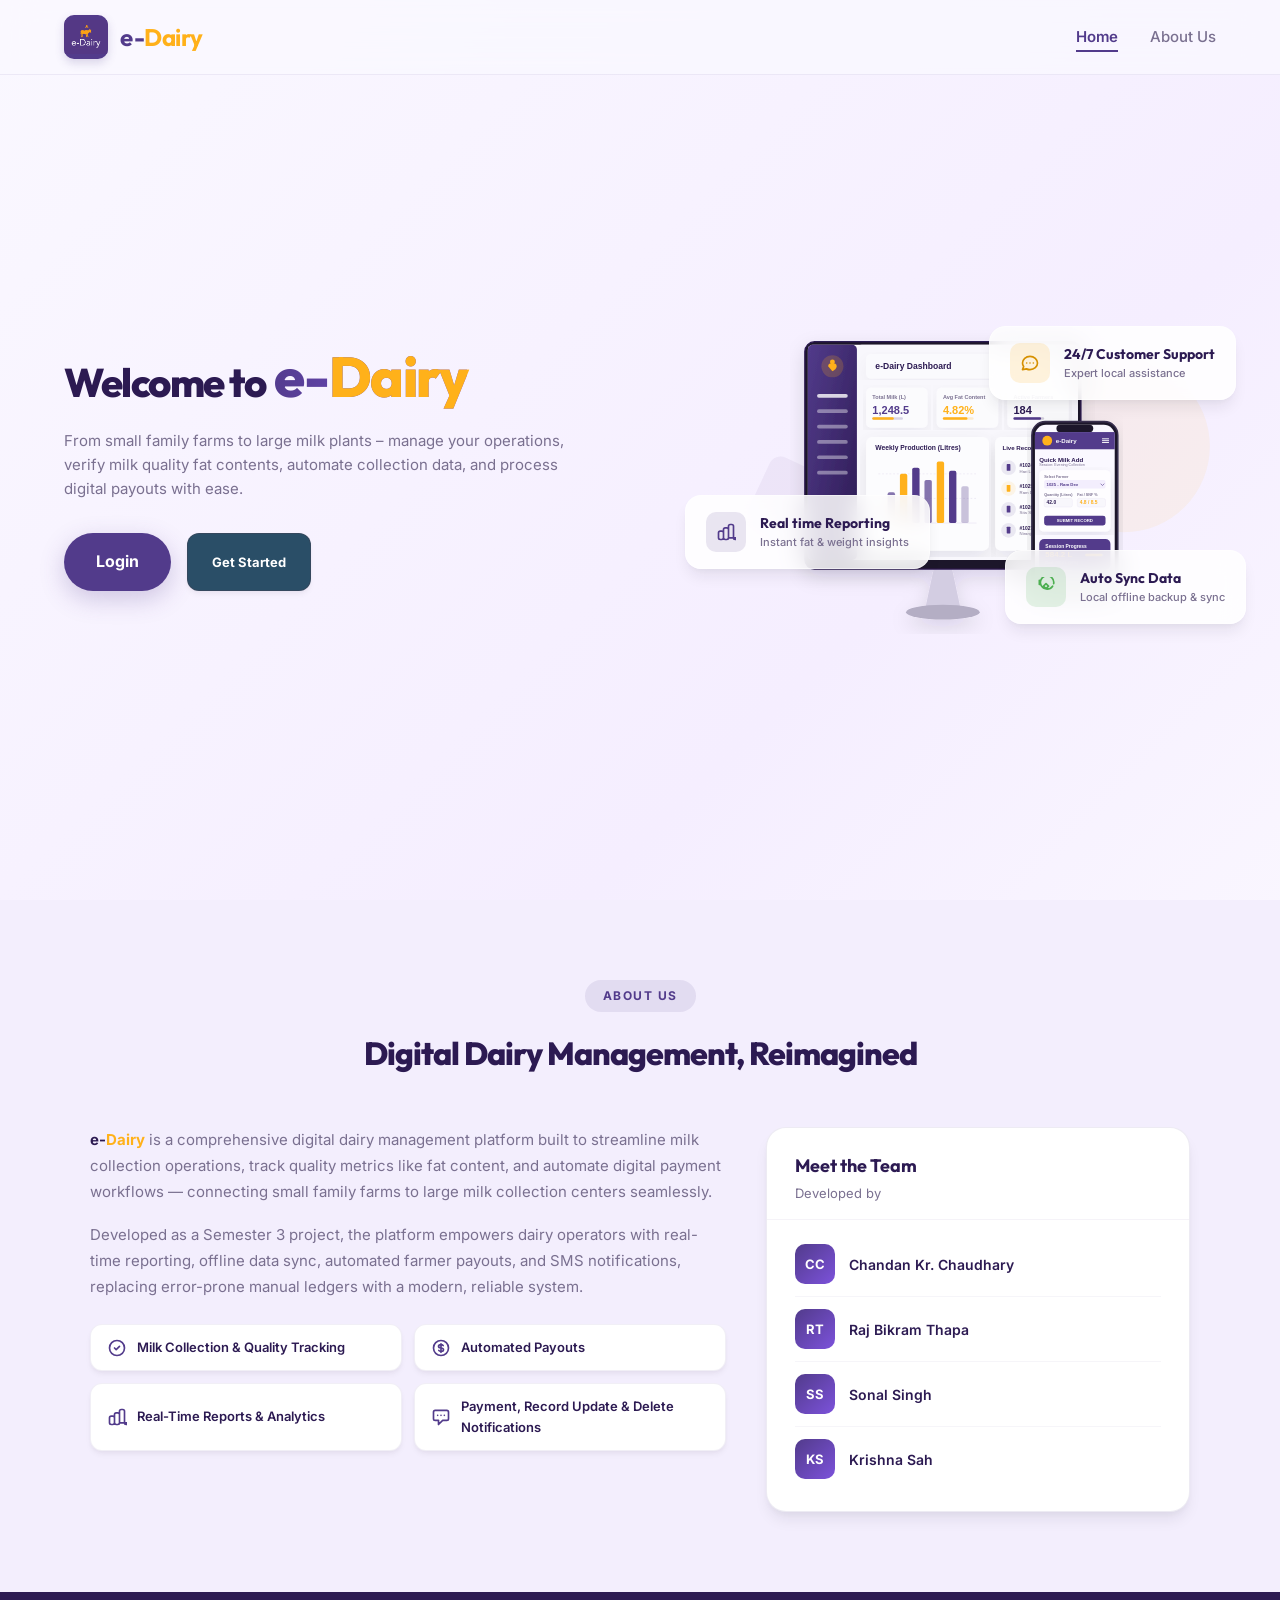
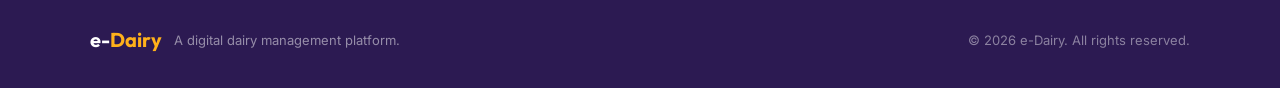
<file: frontend/index.html>
<!DOCTYPE html>
<html lang="en">

<head>
  <meta charset="UTF-8">
  <meta name="viewport" content="width=device-width, initial-scale=1.0">

  <!-- SEO Meta Tags -->
  <title>e-Dairy - Home</title>
  <meta name="description"
    content="A comprehensive digital dairy solution designed to streamline milk collection, quality record tracking, and automated digital payment systems from small farms to large plants.">
  <meta name="keywords"
    content="e-dairy, dairy software, milk collection, milk fat records, dairy management, dairy automation, farm software">

  <!-- Favicon (using inline data uri representation of cow logo mark for cleanliness) -->
  <link rel="icon" type="image/svg+xml"
    href="data:image/svg+xml,<svg xmlns='http://www.w3.org/2000/svg' viewBox='0 0 100 100'><circle cx='50' cy='50' r='50' fill='%23523B8B'/><circle cx='50' cy='35' r='14' fill='%23FFB11A'/><rect x='40' y='42' width='20' height='30' rx='10' fill='%23FFB11A'/></svg>">

  <!-- Stylesheets -->
  <link rel="stylesheet" href="css/index.css">
</head>

<body>

  <!-- Header Navigation -->
  <header>
    <div class="nav-container">
      <a href="#home" class="logo-link" id="nav-logo">
        <div class="logo-img-wrapper">
          <!-- Inline recreation of the cow mark on transparent back -->
          <img src="assets/logo.png" alt="e-Dairy Logo">
        </div>
        <span class="logo-text">e-<span>Dairy</span></span>
      </a>

      <nav>
        <ul>
          <li><a href="#home" class="active">Home</a></li>
          <li><a href="#Abt-Sec">About Us</a></li>
          <!-- <li><a href="#solutions">Solutions</a></li> -->
        </ul>
      </nav>
    </div>
  </header>

  <main>
    <!-- Hero Section -->
    <section class="hero" id="home">
      <div class="hero-container">

        <!-- Left Column: Content -->
        <div class="hero-content">

          <h1>Welcome to<span> e-<span class="logo-text2">Dairy</span></span></h1>

          <p>From small family farms to large milk plants – manage your operations, verify milk quality fat contents,
            automate collection data, and process digital payouts with ease.</p>

          <div class="cta-group">
            <a href="login.html" class="btn-primary" id="heroLoginBtn">
              Login
            </a>

            <a href="login.html?tab=signup" class="btn-getStarted" id="heroSignupBtn">
              <div>
                <span class="btn-text-large">Get Started</span>
              </div>
            </a>
          </div>
        </div>

        <!-- Right Column: Visuals -->
        <div class="hero-visual-wrapper">
          <!-- Device Mockups -->
          <div class="mockup-container">
            <img src="assets/mockup.svg" alt="e-Dairy Desktop & Mobile Interface Dashboard" width="800" height="550">
          </div>

          <!-- Floating interactive widgets -->
          <div class="floating-card support">
            <div class="icon-box">
              <!-- Chat bubbles icon SVG -->
              <svg width="20" height="20" fill="none" viewBox="0 0 24 24" stroke="currentColor">
                <path stroke-linecap="round" stroke-linejoin="round" stroke-width="2"
                  d="M8 12h.01M12 12h.01M16 12h.01M21 12c0 4.418-4.03 8-9 8a9.863 9.863 0 01-4.255-.949L3 20l1.395-3.72C3.512 15.042 3 13.574 3 12c0-4.418 4.03-8 9-8s9 3.582 9 8z" />
              </svg>
            </div>
            <div class="card-text">
              <h4>24/7 Customer Support</h4>
              <p>Expert local assistance</p>
            </div>
          </div>

          <div class="floating-card reporting">
            <div class="icon-box">
              <!-- Bar chart icon SVG -->
              <svg width="20" height="20" fill="none" viewBox="0 0 24 24" stroke="currentColor">
                <path stroke-linecap="round" stroke-linejoin="round" stroke-width="2"
                  d="M9 19v-6a2 2 0 00-2-2H5a2 2 0 00-2 2v6a2 2 0 002 2h2a2 2 0 002-2zm0 0V9a2 2 0 012-2h2a2 2 0 012 2v10m-6 0a2 2 0 002 2h2a2 2 0 002-2m0 0V5a2 2 0 012-2h2a2 2 0 012 2v14a2 2 0 002 2h2a2 2 0 002-2z" />
              </svg>
            </div>
            <div class="card-text">
              <h4>Real time Reporting</h4>
              <p>Instant fat & weight insights</p>
            </div>
          </div>

          <div class="floating-card sync">
            <div class="icon-box">
              <!-- Sync / Reload icon SVG -->
              <svg width="20" height="20" fill="none" viewBox="0 0 24 24" stroke="currentColor">
                <path stroke-linecap="round" stroke-linejoin="round" stroke-width="2"
                  d="M4 4v5h.582m15.356 2A8.001 8.001 0 1121.21 7.89M9 11l3-3 3 3m0 0l-3 3-3-3" />
              </svg>
            </div>
            <div class="card-text">
              <h4>Auto Sync Data</h4>
              <p>Local offline backup & sync</p>
            </div>
          </div>
        </div>

      </div>
    </section>
    <hr style="height: 0.4px; border: none; background-color: rgb(160, 140, 179); ">
    <!-- About Us Section -->
    <section id="Abt-Sec">
      <div class="about-container">
        <div class="about-header">
          <span class="about-badge">About Us</span>
          <h2>Digital Dairy Management, Reimagined</h2>
        </div>

        <div class="about-grid">
          <div class="about-description">
            <p>
              <strong>e-<span class="About_Us_Section_Text_Dairy">Dairy</span></strong> is a comprehensive digital dairy management platform built to
              streamline milk collection operations, track quality metrics like fat content, and automate
              digital payment workflows — connecting small family farms to large milk collection centers seamlessly.
            </p>
            <p>
              Developed as a Semester 3 project, the platform empowers dairy operators with
              real-time reporting, offline data sync, automated farmer payouts, and SMS notifications,
              replacing error-prone manual ledgers with a modern, reliable system.
            </p>

            <div class="about-features">
              <div class="about-feature">
                <svg width="20" height="20" fill="none" viewBox="0 0 24 24" stroke="currentColor"><path stroke-linecap="round" stroke-linejoin="round" stroke-width="2" d="M9 12l2 2 4-4m6 2a9 9 0 11-18 0 9 9 0 0118 0z"/></svg>
                <span>Milk Collection &amp; Quality Tracking</span>
              </div>
              <div class="about-feature">
                <svg width="20" height="20" fill="none" viewBox="0 0 24 24" stroke="currentColor"><path stroke-linecap="round" stroke-linejoin="round" stroke-width="2" d="M12 8c-1.657 0-3 .895-3 2s1.343 2 3 2 3 .895 3 2-1.343 2-3 2m0-8c1.11 0 2.08.402 2.599 1M12 8V7m0 1v8m0 0v1m0-1c-1.11 0-2.08-.402-2.599-1M21 12a9 9 0 11-18 0 9 9 0 0118 0z"/></svg>
                <span>Automated Payouts</span>
              </div>
              <div class="about-feature">
                <svg width="20" height="20" fill="none" viewBox="0 0 24 24" stroke="currentColor"><path stroke-linecap="round" stroke-linejoin="round" stroke-width="2" d="M9 19v-6a2 2 0 00-2-2H5a2 2 0 00-2 2v6a2 2 0 002 2h2a2 2 0 002-2zm0 0V9a2 2 0 012-2h2a2 2 0 012 2v10m-6 0a2 2 0 002 2h2a2 2 0 002-2m0 0V5a2 2 0 012-2h2a2 2 0 012 2v14a2 2 0 002 2h2a2 2 0 002-2z"/></svg>
                <span>Real-Time Reports &amp; Analytics</span>
              </div>
              <div class="about-feature">
                <svg width="20" height="20" fill="none" viewBox="0 0 24 24" stroke="currentColor"><path stroke-linecap="round" stroke-linejoin="round" stroke-width="2" d="M8 10h.01M12 10h.01M16 10h.01M9 16H5a2 2 0 01-2-2V6a2 2 0 012-2h14a2 2 0 012 2v8a2 2 0 01-2 2h-5l-5 5v-5z"/></svg>
                <span>Payment, Record Update & Delete Notifications</span>
              </div>
            </div>
          </div>

          <div class="about-team-card">
            <div class="team-card-header">
              <h4>Meet the Team</h4>
              <p>Developed by</p>
            </div>
            <ul class="team-list">
              <li>
                <div class="team-avatar">CC</div>
                <div class="team-info">
                  <strong>Chandan Kr. Chaudhary</strong>
                </div>
              </li>
              <li>
                <div class="team-avatar">RT</div>
                <div class="team-info">
                  <strong>Raj Bikram Thapa</strong>
                </div>
              </li>
              <li>
                <div class="team-avatar">SS</div>
                <div class="team-info">
                  <strong>Sonal Singh</strong>
                </div>
              </li>
              <li>
                <div class="team-avatar">KS</div>
                <div class="team-info">
                  <strong>Krishna Sah</strong>
                </div>
              </li>
            </ul>
          </div>
        </div>
      </div>
    </section>
  </main>

  <!-- Footer -->
  <footer class="site-footer">
    <div class="footer-container">
      <div class="footer-brand">
        <span class="footer-logo">e-<span>Dairy</span></span>
        <p>A digital dairy management platform.</p>
      </div>
      <div class="footer-copy">
        &copy; 2026 e-Dairy. All rights reserved.
      </div>
    </div>
  </footer>



  <script src="js/main.js"></script>
</body>

</html>
</file>
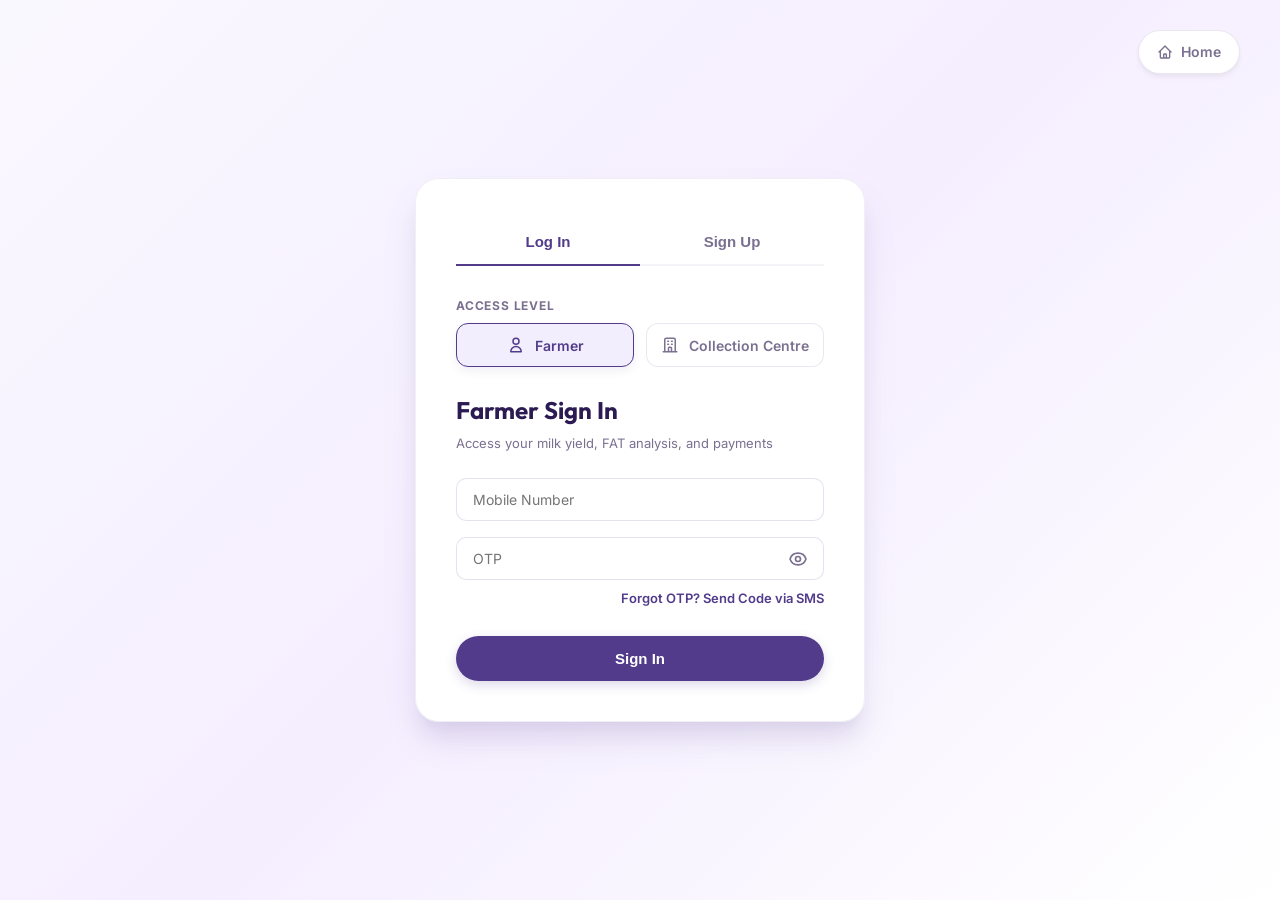
<file: frontend/login.html>
<!DOCTYPE html>
<html lang="en">

<head>
  <meta charset="UTF-8">
  <meta name="viewport" content="width=device-width, initial-scale=1.0">
  <title>e-Dairy - Login/Signup</title>

  <!-- Favicon -->
  <link rel="icon" type="image/svg+xml"
    href="data:image/svg+xml,<svg xmlns='http://www.w3.org/2000/svg' viewBox='0 0 100 100'><circle cx='50' cy='50' r='50' fill='%23523B8B'/><circle cx='50' cy='35' r='14' fill='%23FFB11A'/><rect x='40' y='42' width='20' height='30' rx='10' fill='%23FFB11A'/></svg>">

  <!-- Stylesheets -->
  <link rel="stylesheet" href="css/index.css">
  <link rel="stylesheet" href="css/login.css">
</head>

<body>

  <!-- Floating Back to Home Button -->
  <a href="index.html" class="back-home-btn">
    <svg xmlns="http://www.w3.org/2000/svg" fill="none" viewBox="0 0 24 24" stroke="currentColor" width="16" height="16">
      <path stroke-linecap="round" stroke-linejoin="round" stroke-width="2" d="M3 12l2-2m0 0l7-7 7 7M5 10v10a1 1 0 001 1h3m10-11l2 2m-2-2v10a1 1 0 01-1 1h-3m-6 0a1 1 0 001-1v-4a1 1 0 011-1h2a1 1 0 011 1v4a1 1 0 001 1m-6 0h6" />
    </svg>
    <span>Home</span>
  </a>

  <div class="login-wrapper">
    <!-- Right Panel: Login Card -->
    <div class="login-right">
      <div class="mobile-logo-header">
        <a href="index.html" class="logo-link">
          <div class="logo-img-wrapper">
            <img src="assets/logo.png" alt="e-Dairy Logo">
          </div>
          <span class="logo-text">e-<span>Dairy</span></span>
        </a>
      </div>

      <div class="login-card">
        <!-- Tab selector -->
        <div class="card-tabs">
          <button class="card-tab-btn active" id="tabLogin">Log In</button>
          <button class="card-tab-btn" id="tabRegister">Sign Up</button>
        </div>

        <div class="card-body">
          <!-- Role selector buttons -->
          <div class="role-selector-container">
            <label class="field-label">Access Level</label>
            <div class="role-selector">
              <button type="button" class="role-btn active" data-role="farmer">
                <svg class="role-icon" xmlns="http://www.w3.org/2000/svg" fill="none" viewBox="0 0 24 24"
                  stroke="currentColor">
                  <path stroke-linecap="round" stroke-linejoin="round" stroke-width="2"
                    d="M16 7a4 4 0 11-8 0 4 4 0 018 0zM12 14a7 7 0 00-7 7h14a7 7 0 00-7-7z" />
                </svg>
                <span>Farmer</span>
              </button>
              <button type="button" class="role-btn" data-role="agent">
                <svg class="role-icon" xmlns="http://www.w3.org/2000/svg" fill="none" viewBox="0 0 24 24"
                  stroke="currentColor">
                  <path stroke-linecap="round" stroke-linejoin="round" stroke-width="2"
                    d="M19 21V5a2 2 0 00-2-2H7a2 2 0 00-2 2v16m14 0h2m-2 0h-5m-9 0H3m2 0h5M9 7h1m-1 4h1m4-4h1m-1 4h1m-5 10v-5a1 1 0 011-1h2a1 1 0 011 1v5m-4 0h4" />
                </svg>
                <span>Collection Centre</span>
              </button>
            </div>
          </div>

          <!-- Alert box -->
          <div id="authAlert" class="modal-alert"></div>

          <!-- LOGIN FORM -->
          <form id="loginForm" class="auth-form active">
            <h3 class="form-title" id="loginFormTitle">Farmer Sign In</h3>
            <p class="form-desc" id="loginFormDesc">Access your milk yield, FAT analysis, and payments</p>

            <div class="form-group">
              <input type="text" id="loginUser" placeholder="Mobile Number" required maxlength="10">
            </div>

            <div class="form-group">
              <div class="password-input-wrapper">
                <input type="password" id="loginPass" placeholder="OTP" required>
                <button type="button" class="toggle-password" id="toggleLoginPass" title="Toggle visibility">
                  <svg xmlns="http://www.w3.org/2000/svg" fill="none" viewBox="0 0 24 24" stroke="currentColor" width="20" height="20">
                    <path stroke-linecap="round" stroke-linejoin="round" stroke-width="2" d="M15 12a3 3 0 11-6 0 3 3 0 016 0z" />
                    <path stroke-linecap="round" stroke-linejoin="round" stroke-width="2" d="M2.458 12C3.732 7.943 7.523 5 12 5c4.478 0 8.268 2.943 9.542 7-1.274 4.057-5.064 7-9.542 7-4.477 0-8.268-2.943-9.542-7z" />
                  </svg>
                </button>
              </div>
              <div class="forgot-otp-container">
                <button type="button" id="btnForgotOTP" class="forgot-otp-btn">Forgot OTP? Send Code via SMS</button>
              </div>
            </div>

            <button type="submit" class="submit-btn">Sign In</button>
          </form>

          <!-- REGISTER FORM -->
          <form id="registerForm" class="auth-form">
            <h3 class="form-title" id="registerFormTitle">Farmer Registration</h3>
            <p class="form-desc" id="registerFormDesc">Create a new farmer account on e-Dairy</p>

            <!-- Farmer-only fields: First Name, Last Name, Farm Name -->
            <div id="farmerFields" class="role-fields">
              <div class="form-group-row">
                <input type="text" id="regFirst" placeholder="First Name">
                <input type="text" id="regLast" placeholder="Last Name">
              </div>
              <div class="form-group">
                <input type="text" id="regFarmName" placeholder="Farm Name">
              </div>
            </div>

            <!-- Collection centre-only fields: Collection Centre Name -->
            <div id="agentFields" class="role-fields" style="display:none;">
              <div class="form-group">
                <input type="text" id="regCentreName" placeholder="Collection Centre Name">
              </div>
            </div>

            <div class="form-group">
              <input type="text" id="regAddr" placeholder="Address">
            </div>

            <!-- Phone Number & Get Code Row -->
            <div class="form-group-row phone-row">
              <input type="tel" id="regPhone" placeholder="Mobile Number *" required maxlength="10">
              <button type="button" class="get-code-btn" id="btnGetCode">Get Code</button>
            </div>

            <!-- Verification Code Input -->
            <div class="form-group">
              <div class="password-input-wrapper">
                <input type="password" id="regPass" placeholder="Verification Code (OTP) *" inputmode="numeric" pattern="[0-9]*" required>
                <button type="button" class="toggle-password" id="toggleRegPass" title="Toggle visibility">
                  <svg xmlns="http://www.w3.org/2000/svg" fill="none" viewBox="0 0 24 24" stroke="currentColor" width="20" height="20">
                    <path stroke-linecap="round" stroke-linejoin="round" stroke-width="2" d="M15 12a3 3 0 11-6 0 3 3 0 016 0z" />
                    <path stroke-linecap="round" stroke-linejoin="round" stroke-width="2" d="M2.458 12C3.732 7.943 7.523 5 12 5c4.478 0 8.268 2.943 9.542 7-1.274 4.057-5.064 7-9.542 7-4.477 0-8.268-2.943-9.542-7z" />
                  </svg>
                </button>
              </div>
            </div>

            <button type="submit" class="submit-btn">Register Account</button>
          </form>

        </div>
      </div>
    </div>
  </div>

  <script src="js/login.js"></script>
</body>

</html>
</file>
<file: frontend/css/index.css>
@import url('https://fonts.googleapis.com/css2?family=Inter:wght@400;500;600;700&family=Outfit:wght@400;500;600;700;800&display=swap');

:root {
  --primary: #523B8B;
  --primary-rgb: 82, 59, 139;
  --primary-dark: #2C1A52;
  --primary-light: #F3EEFD;
  --accent: #FFB11A;
  --accent-rgb: 255, 177, 26;
  --accent-hover: #E09A12;
  --text: #1E152A;
  --text-muted: #7A7090;
  --bg-gradient: linear-gradient(135deg, #FAF8FF 0%, #F5EEFF 50%, #FFFFFF 100%);
  --white: #FFFFFF;
  --success: #4CAF50;
  --transition: all 0.4s cubic-bezier(0.16, 1, 0.3, 1);
  --shadow-sm: 0 4px 6px -1px rgba(30, 21, 42, 0.05), 0 2px 4px -1px rgba(30, 21, 42, 0.03);
  --shadow-md: 0 10px 15px -3px rgba(30, 21, 42, 0.08), 0 4px 6px -2px rgba(30, 21, 42, 0.04);
  --shadow-lg: 0 20px 25px -5px rgba(82, 59, 139, 0.1), 0 10px 10px -5px rgba(82, 59, 139, 0.04);
  --shadow-glow: 0 0 20px rgba(82, 59, 139, 0.25);
}

/* Base Styles */
* {
  box-sizing: border-box;
  margin: 0;
  padding: 0;
}

html {
  scroll-behavior: smooth;
}

body {
  font-family: 'Inter', sans-serif;
  color: var(--text);
  background: var(--bg-gradient);
  overflow-x: hidden;
  line-height: 1.6;
}

/* Elegant Scrollbar */
::-webkit-scrollbar {
  width: 10px;
}
::-webkit-scrollbar-track {
  background: #FAF8FF;
}
::-webkit-scrollbar-thumb {
  background: #C4B9E2;
  border-radius: 5px;
  border: 2px solid #FAF8FF;
}
::-webkit-scrollbar-thumb:hover {
  background: var(--primary);
}

a {
  color: inherit;
  text-decoration: none;
  transition: var(--transition);
}

ul {
  list-style: none;
}

img, svg {
  max-width: 100%;
  height: auto;
  display: block;
}

/* Header & Navigation */
header {
  position: fixed;
  top: 0;
  left: 0;
  width: 100%;
  z-index: 1000;
  background: rgba(250, 248, 255, 0.75);
  backdrop-filter: blur(16px);
  -webkit-backdrop-filter: blur(16px);
  border-bottom: 1px solid rgba(82, 59, 139, 0.08);
  transition: var(--transition);
}

header.scrolled {
  background: rgba(250, 248, 255, 0.9);
  padding: 5px 0;
  box-shadow: var(--shadow-sm);
}

.nav-container {
  max-width: 1200px;
  margin: 0 auto;
  padding: 15px 24px;
  display: flex;
  align-items: center;
  justify-content: space-between;
}

.logo-link {
  display: flex;
  align-items: center;
  gap: 12px;
}

.logo-img-wrapper {
  width: 44px;
  height: 44px;
  background: var(--primary);
  border-radius: 10px;
  display: flex;
  align-items: center;
  justify-content: center;
  overflow: hidden;
  box-shadow: 0 4px 10px rgba(82, 59, 139, 0.2);
}
.logo-img-wrapper img {
  width: 100%;
  height: 100%;
  object-fit: contain;
}

.logo-text {
  font-family: 'Outfit', sans-serif;
  font-size: 24px;
  font-weight: 700;
  color: var(--primary);
  letter-spacing: -0.5px;
}

.logo-text span {
  color: var(--accent);
}

nav ul {
  display: flex;
  align-items: center;
  gap: 32px;
}

nav a {
  font-size: 15px;
  font-weight: 500;
  color: var(--text-muted);
  position: relative;
  padding: 6px 0;
}

nav a::after {
  content: '';
  position: absolute;
  bottom: 0;
  left: 50%;
  width: 0;
  height: 2px;
  background: var(--primary);
  transition: var(--transition);
  transform: translateX(-50%);
}

nav a:hover {
  color: var(--primary);
}

nav a.active {
  color: var(--primary);
  font-weight: 600;
}

nav a.active::after {
  width: 100%;
}

.btn {
  display: inline-flex;
  align-items: center;
  justify-content: center;
  padding: 10px 22px;
  font-size: 14px;
  font-weight: 600;
  border-radius: 30px;
  cursor: pointer;
  transition: var(--transition);
  border: 1px solid transparent;
}

.btn-login {
  background: var(--primary);
  color: var(--white);
  box-shadow: 0 4px 12px rgba(82, 59, 139, 0.2);
}

.btn-login:hover {
  background: var(--primary-dark);
  transform: translateY(-2px);
  box-shadow: 0 6px 16px rgba(82, 59, 139, 0.3);
}

/* Hero Section */
.hero {
  position: relative;
  padding: 160px 0 100px;
  min-height: 100vh;
  display: flex;
  align-items: center;
}

.hero-container {
  max-width: 1200px;
  margin: 0 auto;
  padding: 0 24px;
  display: grid;
  grid-template-columns: 1.1fr 0.9fr;
  gap: 60px;
  align-items: center;
  position: relative;
  z-index: 10;
}

.hero-content {
  display: flex;
  flex-direction: column;
  align-items: flex-start;
}

.badge-wrapper {
  display: inline-flex;
  align-items: center;
  padding: 6px 16px;
  background: rgba(82, 59, 139, 0.06);
  border: 1px solid rgba(82, 59, 139, 0.12);
  border-radius: 50px;
  margin-bottom: 24px;
  box-shadow: var(--shadow-sm);
}

.badge-text {
  font-size: 13px;
  font-weight: 600;
  color: var(--primary);
  display: flex;
  align-items: center;
  gap: 6px;
}

.hero-content h1 {
  font-family: 'Outfit', sans-serif;
  font-size: 40px;
  font-weight: 800;
  line-height: 1.15;
  color: var(--primary-dark);
  margin-bottom: 20px;
  letter-spacing: -1.5px;
}

.hero-content h1 span {
  color: var(--primary);
  background: linear-gradient(to right, var(--primary), #7c52db);
  -webkit-background-clip: text;
  -webkit-text-fill-color: transparent;
  font-size: 56px;
}

.hero-content h1 span.logo-text2 {
  color: var(--accent);
  background: none;
  -webkit-text-fill-color: initial;
}

.hero-content p {
  font-size: 15px;
  color: var(--text-muted);
  margin-bottom: 32px;
  max-width: 540px;
  font-weight: 400;
}

.cta-group {
  display: flex;
  flex-wrap: wrap;
  gap: 16px;
  margin-bottom: 24px;
  width: 100%;
}

.btn-primary {
  padding: 16px 32px;
  font-size: 16px;
  font-weight: 700;
  background: var(--primary);
  color: var(--white);
  border-radius: 35px;
  box-shadow: 0 8px 24px rgba(82, 59, 139, 0.25);
}

.btn-primary:hover {
  background: var(--primary-dark);
  transform: translateY(-3px);
  box-shadow: 0 12px 30px rgba(82, 59, 139, 0.35);
}

.btn-getStarted {
  display: inline-flex;
  align-items: center;
  gap: 10px;
  padding: 12px 24px;
  background: #2a4e67;
  color: var(--white);
  border-radius: 12px;
  border: 1px solid rgba(114, 43, 43, 0.15);
  box-shadow: var(--shadow-sm);
  text-align: left;
}

.btn-getStarted:hover {
  background: #1E152A;
  border-color: rgba(255, 255, 255, 0.3);
  transform: translateY(-2px);
  box-shadow: var(--shadow-md);
}

.btn-getStarted svg {
  width: 20px;
  height: 20px;
}

.btn-getStarted .btn-text-large {
  display: block;
  font-size: 13px;
  font-weight: 700;
}

/* Hero Visuals & Mockups */
.hero-visual-wrapper {
  position: relative;
  width: 100%;
  display: flex;
  justify-content: center;
  align-items: center;
}

.mockup-container {
  width: 100%;
  max-width: 600px;
  position: relative;
  z-index: 2;
}

/* Floating Status Cards */
.floating-card {
  position: absolute;
  background: rgba(255, 255, 255, 0.85);
  backdrop-filter: blur(12px);
  -webkit-backdrop-filter: blur(12px);
  border: 1px solid rgba(255, 255, 255, 0.5);
  padding: 16px 20px;
  border-radius: 16px;
  box-shadow: var(--shadow-md);
  display: flex;
  align-items: center;
  gap: 14px;
  z-index: 5;
  transition: var(--transition);
}

.floating-card:hover {
  transform: translateY(-6px) scale(1.03) !important;
  box-shadow: var(--shadow-lg), 0 0 15px rgba(82, 59, 139, 0.1);
  background: rgba(255, 255, 255, 0.95);
}

.floating-card .icon-box {
  width: 40px;
  height: 40px;
  border-radius: 10px;
  display: flex;
  align-items: center;
  justify-content: center;
}

.floating-card.support {
  top: 15px;
  right: -20px;
  animation: none;
}

.floating-card.support .icon-box {
  background: rgba(255, 177, 26, 0.15);
  color: #D69000;
}

.floating-card.reporting {
  bottom: 80px;
  left: -40px;
  animation: none;
}

.floating-card.reporting .icon-box {
  background: rgba(82, 59, 139, 0.12);
  color: var(--primary);
}

.floating-card.sync {
  bottom: 25px;
  right: -30px;
  animation: none;
}

.floating-card.sync .icon-box {
  background: rgba(76, 175, 80, 0.15);
  color: var(--success);
}

.floating-card .card-text h4 {
  font-family: 'Outfit', sans-serif;
  font-size: 14px;
  font-weight: 700;
  color: var(--primary-dark);
}

.floating-card .card-text p {
  font-size: 11px;
  color: var(--text-muted);
  font-weight: 500;
}

/* Animations */
@keyframes float-up-down {
  0% { transform: translateY(0px); }
  50% { transform: translateY(-12px); }
  100% { transform: translateY(0px); }
}

@keyframes float-left-right {
  0% { transform: translate(0px, 0px); }
  50% { transform: translate(12px, -8px); }
  100% { transform: translate(0px, 0px); }
}

/* RESPONSIVE LAYOUTS */
@media (max-width: 1024px) {
  .hero-container {
    gap: 40px;
  }
  .hero-content h1 {
    font-size: 46px;
  }
  .floating-card.support {
    right: 0;
  }
  .floating-card.reporting {
    left: -10px;
  }
  .floating-card.sync {
    right: 0;
  }
}

@media (max-width: 900px) {
  .menu-toggle {
    display: flex;
  }
  
  nav {
    position: fixed;
    top: 80px;
    left: -100%;
    width: 100%;
    height: calc(100vh - 80px);
    background: rgba(250, 248, 255, 0.98);
    backdrop-filter: blur(20px);
    padding: 40px 24px;
    transition: var(--transition);
    border-top: 1px solid rgba(82, 59, 139, 0.08);
  }
  
  nav.active {
    left: 0;
  }
  
  nav ul {
    flex-direction: column;
    align-items: flex-start;
    gap: 24px;
  }
  
  nav a {
    font-size: 18px;
    width: 100%;
    display: block;
  }

  .nav-cta {
    display: none;
  }

  header.scrolled {
    padding: 15px 0;
  }
  
  .hero {
    padding: 120px 0 80px;
  }
  
  .hero-container {
    grid-template-columns: 1fr;
    text-align: center;
    gap: 60px;
  }
  
  .hero-content {
    align-items: center;
  }
  
  .hero-content p {
    margin-left: auto;
    margin-right: auto;
  }
  
  .check-badges {
    justify-content: center;
  }
  
  .cta-group {
    justify-content: center;
  }
  
  .cta-footer {
    justify-content: center;
  }

  .hero-visual-wrapper {
    max-width: 500px;
    margin: 0 auto;
  }
  
  .floating-card.support {
    right: -10px;
  }
  .floating-card.reporting {
    left: -30px;
  }
  .floating-card.sync {
    right: -20px;
  }
}

@media (max-width: 480px) {
  .hero-content h1 {
    font-size: 36px;
  }
  .cta-group {
    flex-direction: column;
    align-items: stretch;
  }
  .btn-store {
    justify-content: center;
  }
  .floating-card {
    padding: 10px 14px;
    gap: 10px;
  }
  .floating-card .icon-box {
    width: 32px;
    height: 32px;
  }
  .floating-card .card-text h4 {
    font-size: 12px;
  }
  .floating-card.support {
    top: 30px;
    right: -10px;
  }
  .floating-card.reporting {
    bottom: 90px;
    left: -20px;
  }
  .floating-card.sync {
    bottom: 10px;
    right: -10px;
  }
}

/* Modal Overlay */
.modal-overlay {
  position: fixed;
  top: 0;
  left: 0;
  width: 100%;
  height: 100%;
  background: rgba(30, 21, 42, 0.65);
  backdrop-filter: blur(10px);
  -webkit-backdrop-filter: blur(10px);
  z-index: 2000;
  display: flex;
  align-items: center;
  justify-content: center;
  opacity: 0;
  pointer-events: none;
  transition: opacity 0.35s cubic-bezier(0.16, 1, 0.3, 1);
}

.modal-overlay.active {
  opacity: 1;
  pointer-events: auto;
}

/* Modal Card */
.modal-card {
  background: rgba(255, 255, 255, 0.96);
  border: 1px solid rgba(82, 59, 139, 0.15);
  border-radius: 24px;
  width: 100%;
  max-width: 480px;
  padding: 35px;
  box-shadow: var(--shadow-lg), 0 20px 40px rgba(82, 59, 139, 0.15);
  position: relative;
  transform: scale(0.92);
  transition: transform 0.35s cubic-bezier(0.16, 1, 0.3, 1);
}

.modal-overlay.active .modal-card {
  transform: scale(1);
}

.modal-close {
  position: absolute;
  top: 18px;
  right: 20px;
  background: none;
  border: none;
  font-size: 28px;
  line-height: 1;
  color: var(--text-muted);
  cursor: pointer;
  transition: var(--transition);
}

.modal-close:hover {
  color: var(--primary);
  transform: rotate(90deg);
}

/* Modal Tabs */
.modal-tabs {
  display: flex;
  border-bottom: 2px solid rgba(82, 59, 139, 0.08);
  margin-bottom: 24px;
}

.modal-tab-btn {
  flex: 1;
  background: none;
  border: none;
  padding: 12px;
  font-weight: 700;
  font-size: 15px;
  color: var(--text-muted);
  cursor: pointer;
  transition: var(--transition);
  position: relative;
  text-align: center;
}

.modal-tab-btn.active {
  color: var(--primary);
}

.modal-tab-btn.active::after {
  content: '';
  position: absolute;
  bottom: -2px;
  left: 0;
  width: 100%;
  height: 2px;
  background: var(--primary);
}

/* Form Styling */
.modal-form-content {
  display: none;
  animation: fadeIn 0.4s ease-out;
}

.modal-form-content.active {
  display: block;
}

@keyframes fadeIn {
  from { opacity: 0; transform: translateY(4px); }
  to { opacity: 1; transform: translateY(0); }
}

.modal-form-content h3 {
  font-family: 'Outfit', sans-serif;
  font-size: 24px;
  font-weight: 700;
  color: var(--primary-dark);
  margin-bottom: 6px;
  letter-spacing: -0.5px;
}

.modal-form-content p {
  font-size: 13px;
  color: var(--text-muted);
  margin-bottom: 24px;
}

.form-group {
  margin-bottom: 16px;
}

.form-group-row {
  display: grid;
  grid-template-columns: 1fr 1fr;
  gap: 12px;
  margin-bottom: 16px;
}

.modal-form-content input, 
.modal-form-content select {
  width: 100%;
  padding: 12px 16px;
  border-radius: 10px;
  border: 1px solid rgba(82, 59, 139, 0.15);
  background: var(--white);
  color: var(--text);
  font-size: 14px;
  font-family: inherit;
  transition: var(--transition);
}

.modal-form-content input:focus, 
.modal-form-content select:focus {
  outline: none;
  border-color: var(--primary);
  box-shadow: 0 0 0 3px rgba(82, 59, 139, 0.12);
}

.modal-submit-btn {
  width: 100%;
  padding: 14px;
  background: var(--primary);
  color: var(--white);
  border: none;
  border-radius: 30px;
  font-weight: 700;
  font-size: 15px;
  cursor: pointer;
  box-shadow: 0 4px 12px rgba(82, 59, 139, 0.2);
  transition: var(--transition);
  margin-top: 10px;
}

.modal-submit-btn:hover {
  background: var(--primary-dark);
  transform: translateY(-2px);
  box-shadow: 0 6px 16px rgba(82, 59, 139, 0.35);
}

.form-footer {
  text-align: center;
  margin-top: 20px;
  font-size: 13px;
  color: var(--text-muted);
}

.form-footer span {
  color: var(--primary);
  font-weight: 600;
  cursor: pointer;
  text-decoration: none;
  transition: var(--transition);
}

.form-footer span:hover {
  color: var(--primary-dark);
  text-decoration: underline;
}

.modal-alert {
  padding: 10px 14px;
  border-radius: 8px;
  font-size: 12px;
  font-weight: 600;
  margin-bottom: 16px;
  display: none;
}
.modal-alert.danger {
  background: #FFEBEE;
  color: #C62828;
  border: 1px solid #FFCDD2;
}
.modal-alert.success {
  background: #E8F5E9;
  color: #2E7D32;
  border: 1px solid #C8E6C9;
}

/* About Us Section */
#Abt-Sec {
  padding: 80px 24px;
  background: var(--primary-light);
}

.about-container {
  max-width: 1100px;
  margin: 0 auto;
}

.about-header {
  text-align: center;
  margin-bottom: 48px;
}

.about-badge {
  display: inline-block;
  padding: 6px 18px;
  font-size: 12px;
  font-weight: 700;
  text-transform: uppercase;
  letter-spacing: 1.5px;
  color: var(--primary);
  background: rgba(82, 59, 139, 0.1);
  border-radius: 50px;
  margin-bottom: 16px;
}

.about-header h2 {
  font-family: 'Outfit', sans-serif;
  font-size: 32px;
  font-weight: 800;
  color: var(--primary-dark);
  letter-spacing: -1px;
}

.about-grid {
  display: grid;
  grid-template-columns: 1.2fr 0.8fr;
  gap: 40px;
  align-items: start;
}

.about-description p {
  font-size: 15px;
  color: var(--text-muted);
  line-height: 1.75;
  margin-bottom: 16px;
}

.about-description p strong {
  color: var(--primary-dark);
  font-weight: 700;
}

.about-features {
  display: grid;
  grid-template-columns: 1fr 1fr;
  gap: 12px;
  margin-top: 24px;
}

.about-feature {
  display: flex;
  align-items: center;
  gap: 10px;
  padding: 12px 16px;
  background: var(--white);
  border-radius: 12px;
  border: 1px solid rgba(82, 59, 139, 0.08);
  box-shadow: var(--shadow-sm);
  transition: var(--transition);
}

.about-feature:hover {
  transform: translateY(-2px);
  box-shadow: var(--shadow-md);
}

.about-feature svg {
  flex-shrink: 0;
  color: var(--primary);
}

.about-feature span {
  font-size: 13px;
  font-weight: 600;
  color: var(--primary-dark);
}

.About_Us_Section_Text_Dairy {
  color: var(--accent);
}

/* Team Card */
.about-team-card {
  background: var(--white);
  border-radius: 20px;
  border: 1px solid rgba(82, 59, 139, 0.1);
  box-shadow: var(--shadow-md);
  overflow: hidden;
}

.team-card-header {
  padding: 24px 28px 16px;
  border-bottom: 1px solid rgba(82, 59, 139, 0.06);
}

.team-card-header h4 {
  font-family: 'Outfit', sans-serif;
  font-size: 18px;
  font-weight: 700;
  color: var(--primary-dark);
  margin-bottom: 2px;
}

.team-card-header p {
  font-size: 13px;
  color: var(--text-muted);
}

.team-list {
  padding: 12px 28px 20px;
}

.team-list li {
  display: flex;
  align-items: center;
  gap: 14px;
  padding: 12px 0;
  border-bottom: 1px solid rgba(82, 59, 139, 0.05);
}

.team-list li:last-child {
  border-bottom: none;
}

.team-avatar {
  width: 40px;
  height: 40px;
  border-radius: 10px;
  background: linear-gradient(135deg, var(--primary), #7c52db);
  color: var(--white);
  font-size: 13px;
  font-weight: 700;
  display: flex;
  align-items: center;
  justify-content: center;
  flex-shrink: 0;
}

.team-info strong {
  font-size: 14px;
  font-weight: 600;
  color: var(--primary-dark);
}

/* Footer */
.site-footer {
  background: var(--primary-dark);
  padding: 32px 24px;
}

.footer-container {
  max-width: 1100px;
  margin: 0 auto;
  display: flex;
  align-items: center;
  justify-content: space-between;
}

.footer-brand {
  display: flex;
  align-items: center;
  gap: 12px;
}

.footer-logo {
  font-family: 'Outfit', sans-serif;
  font-size: 20px;
  font-weight: 700;
  color: var(--white);
}

.footer-logo span {
  color: var(--accent);
}

.footer-brand p {
  font-size: 13px;
  color: rgba(255, 255, 255, 0.5);
}

.footer-copy {
  font-size: 13px;
  color: rgba(255, 255, 255, 0.45);
}

/* About Section Responsive */
@media (max-width: 900px) {
  .about-grid {
    grid-template-columns: 1fr;
  }
  .about-features {
    grid-template-columns: 1fr;
  }
  .footer-container {
    flex-direction: column;
    gap: 16px;
    text-align: center;
  }
  .footer-brand {
    flex-direction: column;
    gap: 4px;
  }
}
</file>
<file: frontend/css/login.css>
/* login.css - Page-specific styles for e-Dairy Login */

body, html {
  height: 100%;
  margin: 0;
  padding: 0;
  overflow: hidden;
  background: var(--bg-gradient);
}

.login-wrapper {
  display: flex;
  height: 100vh;
  width: 100vw;
  overflow: hidden;
}

/* RIGHT PANEL (Card Form) */
.login-right {
  flex: 1;
  display: flex;
  flex-direction: column;
  justify-content: center;
  align-items: center;
  padding: 40px;
  overflow-y: auto;
  position: relative;
}

.mobile-logo-header {
  display: none;
  margin-bottom: 30px;
}

.login-card {
  width: 100%;
  max-width: 450px;
  background: rgba(255, 255, 255, 0.95);
  border: 1px solid rgba(82, 59, 139, 0.08);
  border-radius: 24px;
  padding: 40px;
  box-shadow: var(--shadow-lg), 0 20px 40px rgba(82, 59, 139, 0.06);
  backdrop-filter: blur(10px);
  -webkit-backdrop-filter: blur(10px);
}

/* Card Tabs navigation */
.card-tabs {
  display: flex;
  border-bottom: 2px solid rgba(82, 59, 139, 0.06);
  margin-bottom: 30px;
}

.card-tab-btn {
  flex: 1;
  background: none;
  border: none;
  padding: 14px;
  font-weight: 700;
  font-size: 15px;
  color: var(--text-muted);
  cursor: pointer;
  transition: var(--transition);
  position: relative;
  text-align: center;
}

.card-tab-btn.active {
  color: var(--primary);
}

.card-tab-btn.active::after {
  content: '';
  position: absolute;
  bottom: -2px;
  left: 0;
  width: 100%;
  height: 2px;
  background: var(--primary);
}

/* Access Role Selection */
.role-selector-container {
  margin-bottom: 24px;
}

.field-label {
  display: block;
  font-size: 12px;
  font-weight: 700;
  color: var(--text-muted);
  text-transform: uppercase;
  letter-spacing: 0.8px;
  margin-bottom: 8px;
}

.role-selector {
  display: grid;
  grid-template-columns: 1fr 1fr;
  gap: 12px;
}

.role-btn {
  display: flex;
  align-items: center;
  justify-content: center;
  gap: 10px;
  padding: 12px;
  border-radius: 12px;
  border: 1.5px solid rgba(82, 59, 139, 0.12);
  background: var(--white);
  color: var(--text-muted);
  font-family: inherit;
  font-weight: 600;
  font-size: 14px;
  cursor: pointer;
  transition: var(--transition);
}

.role-btn:hover {
  border-color: rgba(82, 59, 139, 0.3);
  color: var(--primary);
  background: var(--primary-light);
}

.role-btn.active {
  background: var(--primary-light);
  border-color: var(--primary);
  color: var(--primary);
  box-shadow: 0 4px 10px rgba(82, 59, 139, 0.08);
}

.role-icon {
  width: 18px;
  height: 18px;
}

/* Forms */
.auth-form {
  display: none;
  animation: formSlideUp 0.4s cubic-bezier(0.16, 1, 0.3, 1) forwards;
}

.auth-form.active {
  display: block;
}

@keyframes formSlideUp {
  from { opacity: 0; transform: translateY(10px); }
  to { opacity: 1; transform: translateY(0); }
}

.form-title {
  font-family: 'Outfit', sans-serif;
  font-size: 24px;
  font-weight: 700;
  color: var(--primary-dark);
  margin-bottom: 4px;
}

.form-desc {
  font-size: 13px;
  color: var(--text-muted);
  margin-bottom: 24px;
}

.form-group {
  margin-bottom: 16px;
}

.form-group-row {
  display: grid;
  grid-template-columns: 1fr 1fr;
  gap: 12px;
  margin-bottom: 16px;
}

.auth-form input {
  width: 100%;
  padding: 12px 16px;
  border-radius: 10px;
  border: 1px solid rgba(82, 59, 139, 0.15);
  background: var(--white);
  color: var(--text);
  font-size: 14px;
  font-family: inherit;
  transition: var(--transition);
}

.auth-form input:focus {
  outline: none;
  border-color: var(--primary);
  box-shadow: 0 0 0 3px rgba(82, 59, 139, 0.12);
}

.submit-btn {
  width: 100%;
  padding: 14px;
  background: var(--primary);
  color: var(--white);
  border: none;
  border-radius: 30px;
  font-weight: 700;
  font-size: 15px;
  cursor: pointer;
  box-shadow: 0 4px 12px rgba(82, 59, 139, 0.2);
  transition: var(--transition);
  margin-top: 10px;
}

.submit-btn:hover {
  background: var(--primary-dark);
  transform: translateY(-2px);
  box-shadow: 0 6px 16px rgba(82, 59, 139, 0.35);
}

/* Alert Box */
.modal-alert {
  padding: 10px 14px;
  border-radius: 8px;
  font-size: 12px;
  font-weight: 600;
  margin-bottom: 16px;
  display: none;
}

.modal-alert.danger {
  background: #FFEBEE;
  color: #C62828;
  border: 1px solid #FFCDD2;
  display: block;
}

.modal-alert.success {
  background: #E8F5E9;
  color: #2E7D32;
  border: 1px solid #C8E6C9;
  display: block;
}

/* RESPONSIVE LAYOUT */
@media (max-width: 992px) {
  .login-left {
    flex: 0 0 38%;
    padding: 40px;
  }
  .left-content h1 {
    font-size: 32px;
  }
}

@media (max-width: 768px) {
  body, html {
    overflow-y: auto;
  }
  
  .login-wrapper {
    flex-direction: column;
    height: auto;
    min-height: 100vh;
  }
  
  .login-left {
    display: none;
  }
  
  .login-right {
    flex: 1;
    width: 100%;
    padding: 30px 20px;
  }
  
  .mobile-logo-header {
    display: block;
  }
  
  .login-card {
    padding: 24px;
    box-shadow: none;
    border: none;
    background: transparent;
  }
}

/* Back to Home Button */
.back-home-btn {
  position: absolute;
  top: 30px;
  right: 40px;
  display: inline-flex;
  align-items: center;
  gap: 8px;
  font-size: 14px;
  font-weight: 600;
  color: var(--text-muted);
  background: var(--white);
  border: 1px solid rgba(82, 59, 139, 0.12);
  padding: 10px 18px;
  border-radius: 30px;
  box-shadow: var(--shadow-sm);
  z-index: 100;
  transition: var(--transition);
  cursor: pointer;
  text-decoration: none;
}

.back-home-btn:hover {
  color: var(--primary);
  border-color: var(--primary);
  transform: translateY(-2px);
  box-shadow: var(--shadow-md);
}

.back-home-btn svg {
  transition: var(--transition);
}

.back-home-btn:hover svg {
  transform: translateX(-2px);
}

/* Inline Phone & OTP button */
.phone-row {
  grid-template-columns: 2.2fr 1.1fr !important;
  gap: 8px !important;
}

.get-code-btn {
  padding: 12px 8px;
  background: transparent;
  color: var(--primary);
  border: 1.5px solid var(--primary);
  border-radius: 10px;
  font-weight: 700;
  font-size: 13px;
  cursor: pointer;
  transition: var(--transition);
  white-space: nowrap;
  display: flex;
  align-items: center;
  justify-content: center;
}

.get-code-btn:hover:not(:disabled) {
  background: var(--primary);
  color: var(--white);
}

.get-code-btn:disabled {
  border-color: rgba(82, 59, 139, 0.15);
  color: var(--text-muted);
  background: rgba(82, 59, 139, 0.05);
  cursor: not-allowed;
}

@media (max-width: 768px) {
  .back-home-btn {
    top: 20px;
    right: 20px;
    padding: 8px 14px;
    font-size: 13px;
  }
}

/* Role-specific field groups: smooth fade-in when shown */
@keyframes fieldsFadeIn {
  from { opacity: 0; transform: translateY(-6px); }
  to   { opacity: 1; transform: translateY(0); }
}

.role-fields {
  animation: fieldsFadeIn 0.3s cubic-bezier(0.16, 1, 0.3, 1) forwards;
}

/* Smooth title & description transitions on role switch */
.form-title,
.form-desc {
  transition: color 0.2s ease;
}

/* Forgot OTP Styles */
.forgot-otp-container {
  display: flex;
  justify-content: flex-end;
  margin-top: 6px;
}

.forgot-otp-btn {
  background: none;
  border: none;
  color: var(--primary);
  font-family: inherit;
  font-size: 13px;
  font-weight: 600;
  cursor: pointer;
  padding: 4px 0;
  text-align: right;
  transition: var(--transition);
}

.forgot-otp-btn:hover:not(:disabled) {
  color: var(--primary-dark);
  text-decoration: underline;
}

.forgot-otp-btn:disabled {
  color: var(--text-muted);
  cursor: not-allowed;
}

/* Password eye button toggles */
.password-input-wrapper {
  position: relative;
  width: 100%;
}

.password-input-wrapper input {
  padding-right: 48px !important;
}

.toggle-password {
  position: absolute;
  right: 12px;
  top: 50%;
  transform: translateY(-50%);
  background: none;
  border: none;
  color: var(--text-muted);
  cursor: pointer;
  padding: 4px;
  display: flex;
  align-items: center;
  justify-content: center;
  transition: var(--transition);
  z-index: 10;
}

.toggle-password:hover {
  color: var(--primary);
}
</file>
